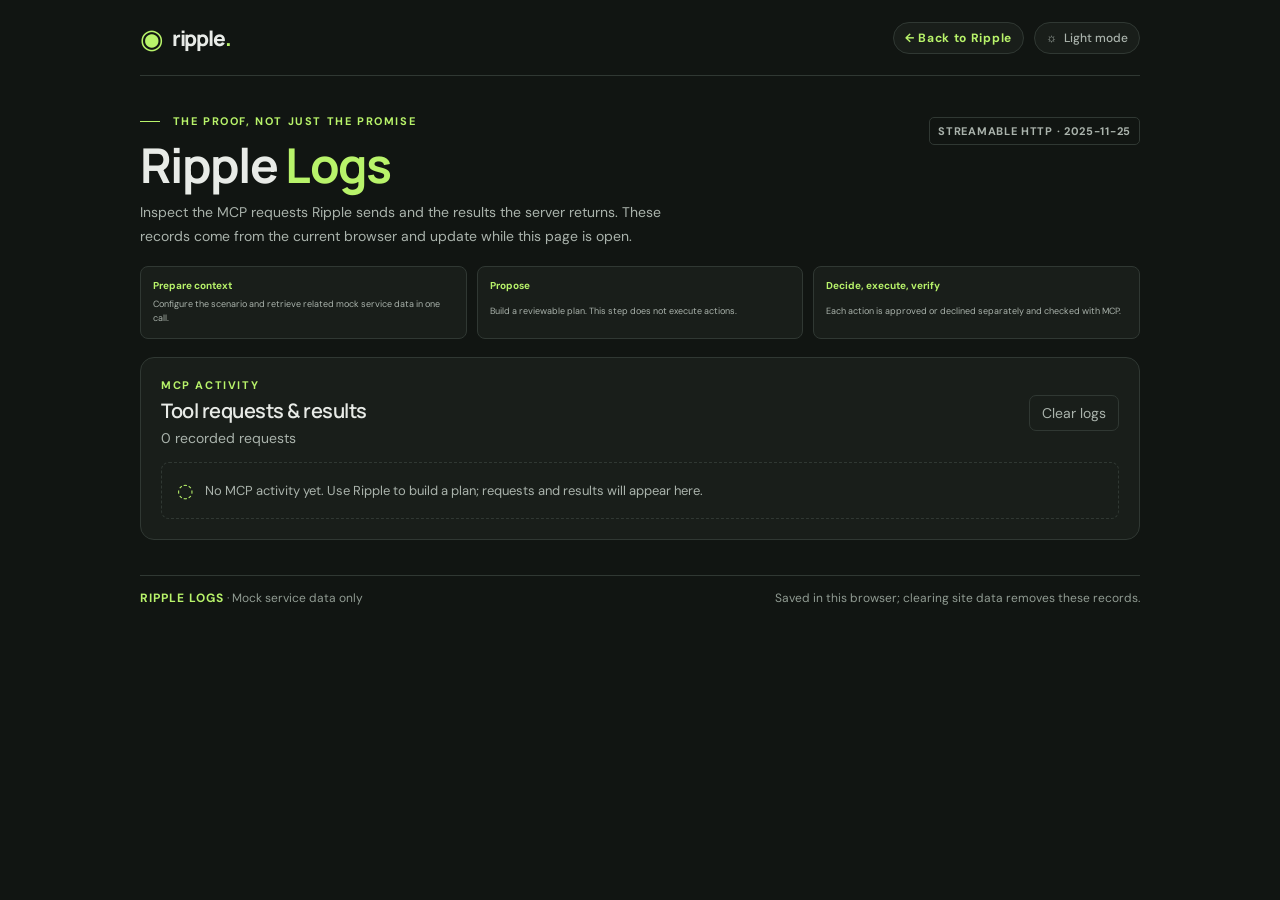
<file: logs.html>
<!doctype html>
<html lang="en">
  <head>
    <meta charset="UTF-8" />
    <meta name="viewport" content="width=device-width, initial-scale=1.0" />
    <meta name="theme-color" content="#111512" />
    <meta name="description" content="Inspect Ripple's MCP tool requests and results." />
    <title>Ripple Logs · MCP activity</title>
    <script>
      try {
        document.documentElement.dataset.theme =
          localStorage.getItem("ripple-theme-v1") === "light" ? "light" : "dark";
      } catch (error) {
        document.documentElement.dataset.theme = "dark";
      }
    </script>
    <link rel="preconnect" href="https://fonts.googleapis.com" />
    <link rel="preconnect" href="https://fonts.gstatic.com" crossorigin />
    <link href="https://fonts.googleapis.com/css2?family=DM+Sans:wght@400;500;600;700&family=Manrope:wght@400;500;600;700;800&display=swap" rel="stylesheet" />
    <link rel="stylesheet" href="styles.css?v=4" />
  </head>
  <body>
    <div class="app-shell logs-shell">
      <header class="topbar">
        <a class="brand" href="/" aria-label="Return to Ripple">
          <span class="brand-mark" aria-hidden="true">◉</span>
          <span>ripple<span class="brand-period">.</span></span>
        </a>
        <div class="topbar-status">
          <a class="logs-link" href="/">← Back to Ripple</a>
          <button class="theme-button" id="logs-theme-toggle" type="button" aria-label="Switch theme">☼ <span>Light mode</span></button>
        </div>
      </header>

      <main class="logs-main">
        <section class="logs-intro">
          <div>
            <p class="eyebrow"><span class="eyebrow-line"></span> THE PROOF, NOT JUST THE PROMISE</p>
            <h1>Ripple <span>Logs</span></h1>
            <p class="hero-description">Inspect the MCP requests Ripple sends and the results the server returns. These records come from the current browser and update while this page is open.</p>
          </div>
          <span class="protocol-tag">STREAMABLE HTTP · 2025-11-25</span>
        </section>

        <ol class="mcp-workflow">
          <li><strong>Prepare context</strong><span>Configure the scenario and retrieve related mock service data in one call.</span></li>
          <li><strong>Propose</strong><span>Build a reviewable plan. This step does not execute actions.</span></li>
          <li><strong>Decide, execute, verify</strong><span>Each action is approved or declined separately and checked with MCP.</span></li>
        </ol>

        <section class="logs-panel" aria-labelledby="logs-title">
          <div class="logs-toolbar">
            <div>
              <p class="eyebrow">MCP ACTIVITY</p>
              <h2 id="logs-title">Tool requests &amp; results</h2>
              <p class="section-subtitle" id="logs-count" aria-live="polite">Loading saved activity…</p>
            </div>
            <button class="quiet-button logs-clear" id="clear-logs" type="button">Clear logs</button>
          </div>
          <div class="logs-feedback" id="logs-feedback" role="status" aria-live="polite"></div>
          <div class="activity-feed" id="activity-feed" role="log" aria-live="polite">
            <div class="empty-activity"><span>◌</span><p>No MCP activity yet. Use Ripple to build a plan; requests and results will appear here.</p></div>
          </div>
        </section>

        <footer class="footer">
          <span><strong>RIPPLE LOGS</strong> · Mock service data only</span>
          <span>Saved in this browser; clearing site data removes these records.</span>
        </footer>
      </main>
    </div>
    <script src="logs.js?v=2"></script>
  </body>
</html>
</file>
<file: styles.css>
:root {
  color-scheme: dark;
  font-family: "DM Sans", sans-serif;
  color: #e8ebe7;
  background: #111512;
  font-synthesis: none;
  text-rendering: optimizeLegibility;
  --page: #111512;
  --panel: #191e1a;
  --panel-raised: #202622;
  --panel-soft: #222a24;
  --line: #303833;
  --ink: #e8ebe7;
  --muted: #aab3ac;
  --subtle: #909b92;
  --green: #b8f36a;
  --green-dark: #a3df5b;
  --green-ink: #202a18;
  --red: #ef8075;
  --amber: #e6ba6d;
}
html[data-theme="light"] {
  color-scheme: light;
  color: #212923;
  background: #f4f6f4;
  --page: #f4f6f4;
  --panel: #ffffff;
  --panel-raised: #f8faf8;
  --panel-soft: #edf2ed;
  --line: #dfe5df;
  --ink: #212923;
  --muted: #56645a;
  --subtle: #66746a;
  --green: #537d2e;
  --green-dark: #436b23;
  --green-ink: #fff;
  --red: #b8483e;
  --amber: #93681f;
}
* { box-sizing: border-box; }
body { margin: 0; min-width: 320px; min-height: 100vh; color: var(--ink); background: var(--page); transition: background .2s, color .2s; }
button, textarea { font: inherit; }
button { color: inherit; }
button:focus-visible, a:focus-visible, textarea:focus-visible, input:focus-visible { outline: 3px solid var(--green); outline-offset: 3px; }
button:disabled { cursor: wait; opacity: .58; }
[hidden] { display: none !important; }
.app-shell { width: min(1160px, 100% - 56px); margin: 0 auto; }
.topbar { display: flex; height: 76px; align-items: center; justify-content: space-between; border-bottom: 1px solid var(--line); }
.brand { display: inline-flex; align-items: center; gap: 9px; color: var(--ink); font: 800 21px Manrope, sans-serif; letter-spacing: -1.2px; text-decoration: none; }
.brand-mark { color: var(--green); font-size: 27px; }
.brand-period { color: var(--green); }
.topbar-status { display: flex; align-items: center; gap: 10px; }
.demo-pill, .mcp-status, .theme-button, .logs-link { display: inline-flex; min-height: 32px; align-items: center; gap: 7px; padding: 0 11px; border: 1px solid var(--line); border-radius: 30px; color: var(--muted); background: var(--panel); font-size: 9px; font-weight: 700; letter-spacing: .7px; }
.demo-pill > span, .status-dot, .alert-dot { width: 6px; height: 6px; flex: 0 0 6px; border-radius: 50%; background: var(--amber); }
.mcp-status, .theme-button, .logs-link { cursor: pointer; }
.logs-link { color: var(--green); text-decoration: none; }
.logs-link:hover { border-color: var(--green); background: var(--panel-raised); }
.theme-button { color: var(--muted); font-size: 11px; font-weight: 500; letter-spacing: 0; }
.mcp-status.connected { color: var(--green); border-color: color-mix(in srgb, var(--green), var(--line) 72%); }
.mcp-status.connected .status-dot { background: var(--green); }
.mcp-status.disconnected { color: var(--red); }
.mcp-status.disconnected .status-dot { background: var(--red); }
main { padding-top: 42px; }
.hero { display: grid; grid-template-columns: minmax(0, 1.1fr) minmax(0, .9fr); align-items: center; gap: clamp(22px, 4vw, 42px); padding: 14px 0 37px; }
.hero > * { min-width: 0; }
.eyebrow { margin: 0 0 11px; color: var(--green); font-size: 9px; font-weight: 700; letter-spacing: 1.6px; }
.eyebrow-line { display: inline-block; width: 20px; height: 1px; margin: 0 8px 3px 0; background: var(--green); }
h1, h2, h3, p { margin-top: 0; }
h1, h2, h3 { font-family: Manrope, sans-serif; }
h1 { margin-bottom: 14px; font-size: clamp(34px, 5vw, 54px); line-height: 1.08; letter-spacing: -.035em; overflow-wrap: anywhere; }
h1 > span { color: var(--green); }
.hero-description { max-width: 530px; margin: 0; color: var(--muted); font-size: 13px; line-height: 1.7; }
.flight-card { padding: 19px 21px 16px; border: 1px solid var(--line); border-radius: 12px; background: linear-gradient(135deg, var(--panel-raised), var(--panel)); box-shadow: 0 20px 70px #00000020; }
.scenario-preview { min-height: 0; padding: 22px 24px 18px; }
.scenario-preview h2 { margin: 23px 0 7px; font-size: 21px; letter-spacing: -.5px; }
.scenario-preview p { max-width: 390px; margin: 0; color: var(--muted); font-size: 12px; line-height: 1.65; }
.scenario-preview-note { display: flex; align-items: center; gap: 7px; margin-top: 18px; padding-top: 12px; border-top: 1px solid var(--line); color: var(--subtle); font-size: 9px; }
.scenario-preview-note > span { color: var(--green); font-size: 13px; }
.story-section { margin: 0 0 20px; padding: 22px; border: 1px solid var(--line); border-radius: 14px; background: linear-gradient(145deg, var(--panel-raised), var(--panel)); }
.story-heading { align-items: flex-start; margin-bottom: 17px; }
.story-heading h2 { font-size: clamp(19px, 2.7vw, 25px); letter-spacing: -.8px; }
.story-heading .section-subtitle { max-width: 560px; margin: 7px 0 0; }
.story-grid { display: grid; grid-template-columns: repeat(2, minmax(0, 1fr)); gap: 13px; }
.story-card { min-width: 0; overflow: hidden; border: 1px solid var(--line); border-radius: 10px; background: var(--panel); }
.story-copy { min-height: 151px; padding: 17px 18px 12px; }
.story-kicker { color: var(--green); font-size: 8px; font-weight: 700; letter-spacing: 1.2px; }
.story-copy h3 { margin: 9px 0 6px; font-size: clamp(15px, 1.8vw, 19px); letter-spacing: -.35px; }
.story-copy p { max-width: 460px; margin: 0; color: var(--muted); font-size: 10px; line-height: 1.65; }
.story-animation { display: block; width: 100%; height: auto; border-top: 1px solid var(--line); background: #151a17; }
.control-room { margin: 0 0 20px; padding: 18px; border: 1px solid var(--line); border-radius: 12px; background: var(--panel); }
.control-room > .section-heading { align-items: flex-start; }
.control-server-status { flex: 0 0 auto; padding: 6px 8px; border: 1px solid color-mix(in srgb, var(--green), var(--line) 70%); border-radius: 5px; color: var(--green); font-size: 8px; font-weight: 700; letter-spacing: .6px; }
.service-board { display: grid; grid-template-columns: repeat(4, minmax(0,1fr)); gap: 9px; margin-top: 14px; }
.service-module { min-width: 0; padding: 11px; border: 1px solid var(--line); border-radius: 8px; background: var(--panel-raised); }
.service-module.unavailable { opacity: .72; }
.service-module-heading { display: flex; justify-content: space-between; align-items: flex-start; gap: 7px; }
.service-module-heading strong { font-size: 10px; }
.module-status { flex: 0 0 auto; color: var(--green); font-size: 7px; font-weight: 700; letter-spacing: .45px; }
.module-status.offline, .module-status.no-tool { color: var(--red); }
.service-module > p { min-height: 27px; margin: 6px 0; color: var(--muted); font-size: 8px; line-height: 1.45; }
.module-tools { display: flex; flex-wrap: wrap; gap: 4px; min-height: 21px; }
.tool-chip { max-width: 100%; padding: 4px 5px; overflow: hidden; border: 1px solid var(--line); border-radius: 4px; color: var(--muted); font: 7px ui-monospace, monospace; text-overflow: ellipsis; white-space: nowrap; }
.tool-chip.missing { color: var(--subtle); font-family: inherit; }
.module-toggle { min-height: 27px; margin-top: 8px; padding: 0 7px; border: 1px solid var(--line); border-radius: 5px; color: var(--muted); background: var(--panel); font-size: 7px; cursor: pointer; }
.module-toggle:hover:not(:disabled) { border-color: var(--green); color: var(--green); }
.module-toggle:disabled { cursor: default; opacity: .5; }
.control-room-note { margin: 10px 0 0; color: var(--subtle); font-size: 8px; line-height: 1.5; }
.flight-top, .flight-bottom { display: flex; justify-content: space-between; align-items: center; }
.flight-label { color: var(--subtle); font-size: 8px; font-weight: 700; letter-spacing: 1px; }
.alert-pill { display: inline-flex; align-items: center; gap: 6px; padding: 5px 8px; border-radius: 20px; color: var(--red); background: color-mix(in srgb, var(--red), transparent 90%); font-size: 7px; font-weight: 700; letter-spacing: .8px; }
.alert-pill .alert-dot { background: var(--red); }
.route { display: grid; grid-template-columns: auto 1fr auto; align-items: center; gap: 18px; padding: 24px 0 18px; }
.route > div:last-child { text-align: right; }
.airport { display: block; font: 700 28px Manrope, sans-serif; letter-spacing: 1px; }
.city { display: block; margin-top: 3px; color: var(--muted); font-size: 9px; }
.route-line { position: relative; height: 1px; background: var(--line); }
.route-line > span { position: absolute; top: 50%; left: 50%; padding: 0 7px; color: var(--green); background: var(--panel-raised); font-size: 16px; transform: translate(-50%,-50%); }
.flight-bottom { padding-top: 11px; border-top: 1px solid var(--line); color: var(--muted); font-size: 9px; }
.flight-bottom strong { color: var(--ink); font-weight: 600; }
.workbench { padding: 22px; border: 1px solid var(--line); border-radius: 14px; background: var(--panel); }
.section-heading { display: flex; align-items: center; justify-content: space-between; gap: 16px; }
.section-heading .eyebrow { margin-bottom: 5px; font-size: 8px; }
.section-heading h2 { margin: 0; font-size: 18px; font-weight: 600; letter-spacing: -.5px; }
.quiet-button { padding: 7px 0 7px 8px; border: 0; color: var(--muted); background: transparent; font-size: 10px; cursor: pointer; }
.quiet-button:hover { color: var(--ink); }
.scenario-layout { display: grid; grid-template-columns: 1.05fr .95fr; gap: 15px; margin-top: 17px; }
.request-panel, .impact-panel { min-width: 0; padding: 17px; border: 1px solid var(--line); border-radius: 10px; background: var(--panel-raised); }
.panel-label { display: flex; align-items: center; gap: 10px; margin-bottom: 15px; }
.step-number { display: grid; width: 27px; height: 27px; flex: 0 0 27px; place-items: center; border-radius: 8px; color: var(--green); background: color-mix(in srgb, var(--green), transparent 90%); font: 600 10px Manrope, sans-serif; }
.panel-label strong, .panel-label span:last-child { display: block; }
.panel-label strong { margin-bottom: 3px; font: 600 11px Manrope, sans-serif; }
.panel-label div > span { color: var(--muted); font-size: 9px; }
.scenario-picker { display: flex; flex-wrap: wrap; gap: 6px; margin: -2px 0 12px; }
.scenario-choice { padding: 7px 9px; border: 1px solid var(--line); border-radius: 20px; color: var(--muted); background: transparent; font-size: 9px; cursor: pointer; }
.scenario-choice:hover, .scenario-choice.selected { border-color: var(--green); color: var(--green); background: color-mix(in srgb, var(--green), transparent 92%); }
.scenario-choice:focus-visible { outline: 2px solid var(--green); outline-offset: 2px; }
.scenario-settings { margin: 4px 0 12px; padding: 10px 11px; border: 1px solid var(--line); border-radius: 8px; color: var(--muted); background: var(--panel); font-size: 10px; }
.scenario-settings summary { color: var(--ink); font-weight: 600; cursor: pointer; }
.settings-grid { display: grid; grid-template-columns: 1fr 1fr; gap: 10px; margin-top: 12px; }
.non-pickup-settings { display: contents; }
.non-pickup-settings[hidden] { display: none; }
.pickup-settings { display: grid; grid-column: 1 / -1; grid-template-columns: 1fr 1fr; gap: 10px; }
.pickup-settings[hidden] { display: none; }
.settings-grid label { display: grid; gap: 5px; }
.settings-grid input[type="number"], .settings-grid select { width: 100%; min-height: 32px; padding: 5px 7px; border: 1px solid var(--line); border-radius: 6px; color: var(--ink); background: var(--page); font: inherit; }
.settings-grid .setting-check { display: flex; align-items: center; gap: 7px; }
.setting-check input { accent-color: var(--green); }
.scenario-settings > p { margin: 10px 0 0; color: var(--subtle); line-height: 1.5; }
#request-input { display: block; width: 100%; min-height: 87px; padding: 11px 12px; resize: vertical; border: 1px solid var(--line); border-radius: 7px; color: var(--ink); background: var(--page); font-size: 11px; line-height: 1.6; }
.request-actions { display: flex; align-items: center; justify-content: space-between; gap: 10px; margin-top: 10px; }
.primary-button, .mic-button { display: inline-flex; min-height: 38px; align-items: center; justify-content: center; gap: 9px; padding: 0 13px; border: 1px solid transparent; border-radius: 7px; font-size: 10px; font-weight: 700; cursor: pointer; transition: transform .15s, background .15s; }
.primary-button { color: var(--green-ink); background: var(--green); }
.primary-button:hover { transform: translateY(-1px); background: var(--green-dark); }
.mic-button { color: var(--muted); background: transparent; border-color: var(--line); }
.mic-button:hover, .mic-button.listening { color: var(--green); border-color: var(--green); }
.voice-note { min-height: 15px; margin: 9px 0 0; color: var(--subtle); font-size: 9px; line-height: 1.5; }
.constraint-note { display: flex; gap: 9px; margin-top: 14px; padding-top: 12px; border-top: 1px solid var(--line); color: var(--muted); font-size: 9px; line-height: 1.6; }
.constraint-note strong { color: var(--ink); font-weight: 600; }
.lock-icon { color: var(--green); font-size: 16px; }
.impact-list { display: grid; gap: 2px; }
.impact-item { display: grid; grid-template-columns: 30px minmax(0,1fr) auto; align-items: center; gap: 9px; padding: 9px 0; border-top: 1px solid var(--line); }
.impact-icon { display: grid; width: 27px; height: 27px; place-items: center; border-radius: 7px; font-size: 13px; }
.calendar-icon { color: #c395f2; background: #30243d; }
.delivery-icon { color: #e7b96a; background: #382f20; }
.travel-icon { color: #83bbef; background: #202f3b; }
.reservation-icon { color: #e9919d; background: #39252b; }
html[data-theme="light"] .calendar-icon { color: #7745a7; background: #f0e8f8; }
html[data-theme="light"] .delivery-icon { color: #805b16; background: #f8f0de; }
html[data-theme="light"] .travel-icon { color: #376f9f; background: #e8f0f8; }
html[data-theme="light"] .reservation-icon { color: #a94d5a; background: #f8e9eb; }
.impact-item strong, .impact-item small { display: block; }
.impact-item strong { font-size: 10px; font-weight: 600; }
.impact-item small { margin-top: 3px; color: var(--muted); font-size: 8px; }
.impact-state { color: var(--subtle); font-size: 7px; font-weight: 700; letter-spacing: .7px; }
.impact-item.complete .impact-state { color: var(--green); }
.impact-item.error .impact-state { color: var(--red); }
.pickup-options-panel { margin-top: 12px; padding: 13px; border: 1px solid color-mix(in srgb, var(--green), var(--line) 65%); border-radius: 8px; background: color-mix(in srgb, var(--green), var(--panel) 96%); }
.pickup-options-panel[hidden] { display: none; }
.pickup-options-panel .eyebrow { margin: 0 0 5px; color: var(--green); font-size: 7px; letter-spacing: .9px; }
.pickup-options-panel h3 { margin: 0; font: 600 12px Manrope, sans-serif; }
#pickup-risk-summary { margin: 6px 0 10px; color: var(--muted); font-size: 9px; line-height: 1.5; }
.pickup-recommendation { margin: 0 0 10px; padding: 10px 11px; border: 1px solid color-mix(in srgb, var(--green), var(--line) 58%); border-radius: 7px; background: color-mix(in srgb, var(--green), var(--panel) 93%); }
.pickup-recommendation-label { color: var(--green); font-size: 7px; font-weight: 700; letter-spacing: .8px; }
.pickup-recommendation p { margin: 5px 0 0; color: var(--ink); font-size: 9px; line-height: 1.5; }
.pickup-option-list { display: grid; gap: 7px; }
.pickup-option { display: grid; grid-template-columns: auto minmax(0,1fr) auto; align-items: center; gap: 9px; padding: 10px; border: 1px solid var(--line); border-radius: 7px; background: var(--panel); cursor: pointer; }
.pickup-option:has(input:checked) { border-color: var(--green); box-shadow: 0 0 0 1px color-mix(in srgb, var(--green), transparent 60%); }
.pickup-option.recommended { border-color: color-mix(in srgb, var(--green), var(--line) 45%); }
.pickup-option.unavailable { opacity: .62; cursor: not-allowed; }
.pickup-option input { accent-color: var(--green); }
.pickup-option-copy, .pickup-option-result { display: grid; gap: 3px; }
.pickup-option-copy strong, .pickup-option-result strong { font-size: 9px; }
.pickup-option-copy small, .pickup-option-result small { color: var(--muted); font-size: 8px; line-height: 1.45; }
.pickup-option-tag { width: fit-content; margin-top: 2px; padding: 3px 5px; border-radius: 4px; color: var(--green); background: color-mix(in srgb, var(--green), transparent 91%); font-size: 7px; font-weight: 700; letter-spacing: .25px; }
.pickup-option-result { justify-items: end; white-space: nowrap; }
.pickup-mock-note { margin: 8px 0; color: var(--subtle); font-size: 8px; line-height: 1.5; }
.pickup-options-panel .primary-button { width: 100%; }
.pickup-options-panel .primary-button:disabled { cursor: not-allowed; opacity: .55; }
.plan-section { margin-top: 33px; scroll-margin-top: 20px; }
.plan-heading { margin-bottom: 15px; align-items: flex-start; }
.section-subtitle { margin: 5px 0 0; color: var(--muted); font-size: 10px; }
.plan-priority { display: inline-block; margin-top: 8px; padding: 5px 7px; border-radius: 4px; color: var(--red); background: color-mix(in srgb, var(--red), transparent 90%); font-size: 7px; font-weight: 700; letter-spacing: .7px; }
.plan-priority[hidden] { display: none; }
.plan-priority[data-priority="watch"] { color: var(--amber); background: color-mix(in srgb, var(--amber), transparent 91%); }
.approval-required, .protocol-tag { flex: 0 0 auto; padding: 6px 8px; border: 1px solid color-mix(in srgb, var(--amber), var(--line) 65%); border-radius: 5px; color: var(--amber); font-size: 7px; font-weight: 700; letter-spacing: .7px; }
.plan-layout { display: grid; grid-template-columns: minmax(0,1fr) 255px; gap: 14px; align-items: start; }
.plan-actions { display: grid; gap: 8px; }
.plan-action { display: grid; grid-template-columns: minmax(0,1fr) auto; align-items: start; gap: 8px 11px; padding: 14px; border: 1px solid var(--line); border-radius: 9px; background: var(--panel); }
.service-label { display: block; margin-bottom: 4px; color: var(--green); font-size: 7px; font-weight: 700; letter-spacing: .9px; text-transform: uppercase; }
.plan-action h3 { margin: 0 0 4px; font-size: 12px; font-weight: 600; }
.plan-action-copy > p { margin: 3px 0 0; color: var(--muted); font-size: 9px; line-height: 1.55; }
.plan-action-copy > .action-impact { color: var(--subtle); font-size: 8px; }
.plan-action-copy > .action-metadata { color: var(--green); font-weight: 700; }
.action-status { align-self: start; padding: 5px 7px; border-radius: 5px; color: var(--amber); background: color-mix(in srgb, var(--amber), transparent 91%); font-size: 7px; font-weight: 700; letter-spacing: .5px; white-space: nowrap; }
.action-status.verified { color: var(--green); background: color-mix(in srgb, var(--green), transparent 90%); }
.action-status.failed { color: var(--red); background: color-mix(in srgb, var(--red), transparent 90%); }
.action-status.declined { color: var(--muted); background: var(--panel-soft); }
.action-decisions { display: flex; flex-wrap: wrap; grid-column: 1 / -1; gap: 8px; padding-top: 8px; border-top: 1px solid var(--line); }
.action-decisions button { min-width: 94px; min-height: 32px; padding: 0 11px; border: 1px solid var(--line); border-radius: 6px; font-size: 9px; font-weight: 700; cursor: pointer; }
.action-approve { color: var(--green-ink); background: var(--green); }
.action-decline { color: var(--muted); background: var(--panel-raised); }
.action-decisions button:hover:not(:disabled) { filter: brightness(1.08); }
.action-decisions button:disabled { cursor: default; opacity: .6; }
.constraints-panel { padding: 16px; border: 1px solid var(--line); border-radius: 9px; background: var(--panel); }
.constraints-panel .eyebrow { margin-bottom: 12px; font-size: 7px; }
.constraints-panel ul { display: grid; gap: 10px; margin: 0; padding: 0; list-style: none; }
.constraints-panel li { display: flex; align-items: flex-start; gap: 8px; color: var(--muted); font-size: 9px; line-height: 1.5; }
.constraint-check { color: var(--green); }
.mock-disclaimer { margin: 14px 0; padding-top: 12px; border-top: 1px solid var(--line); color: var(--subtle); font-size: 8px; line-height: 1.6; }
.decision-hint { margin: 14px 0 0; padding-top: 12px; border-top: 1px solid var(--line); color: var(--muted); font-size: 9px; line-height: 1.6; }
.plan-blockers { display: grid; gap: 6px; margin-top: 12px; }
.plan-blockers p, .impact-map-blocker { margin: 0; padding: 9px 11px; border: 1px solid color-mix(in srgb, var(--amber), var(--line) 65%); border-radius: 6px; color: var(--amber); background: color-mix(in srgb, var(--amber), transparent 94%); font-size: 9px; line-height: 1.5; }
.impact-map { margin-top: 14px; padding: 15px; border: 1px solid var(--line); border-radius: 9px; background: var(--panel); }
.impact-map-heading { display: flex; align-items: flex-start; justify-content: space-between; gap: 12px; margin-bottom: 11px; }
.impact-map-heading .eyebrow { margin-bottom: 4px; font-size: 7px; }
.impact-map-heading h3 { margin: 0; font-size: 12px; }
.impact-map-heading > span { color: var(--subtle); font-size: 8px; }
.impact-map-flow { display: grid; gap: 6px; }
.impact-map-flow > p { margin: 0; color: var(--muted); font-size: 9px; }
.impact-map-row { display: grid; grid-template-columns: minmax(105px,.65fr) 20px minmax(150px,1.5fr) auto; align-items: center; gap: 8px; padding: 8px 10px; border: 1px solid var(--line); border-radius: 6px; background: var(--panel-raised); }
.impact-map-source { color: var(--muted); font-size: 8px; }
.impact-map-connector { color: var(--green); text-align: center; }
.impact-map-action { font-size: 9px; font-weight: 600; }
.impact-map-outcome { color: var(--amber); font-size: 7px; font-weight: 700; letter-spacing: .4px; white-space: nowrap; }
.impact-map-outcome[data-status="verified"] { color: var(--green); }
.impact-map-outcome[data-status="declined"] { color: var(--muted); }
.impact-map-outcome[data-status="failed"] { color: var(--red); }
.action-recovery { color: var(--amber); background: color-mix(in srgb, var(--amber), transparent 92%); }
.execution-summary { margin-top: 12px; padding: 12px 14px; border: 1px solid var(--line); border-radius: 8px; color: var(--muted); background: var(--panel); font-size: 10px; line-height: 1.6; }
.no-actions { padding: 25px; border: 1px solid var(--line); border-radius: 9px; color: var(--muted); background: var(--panel); font-size: 11px; text-align: center; }
.protocol-tag { border-color: var(--line); color: var(--muted); }
.activity-feed { display: grid; gap: 7px; }
.mcp-workflow { display: grid; grid-template-columns: repeat(3, 1fr); gap: 10px; margin: 16px 0; padding: 0; list-style: none; }
.mcp-workflow li { display: grid; gap: 6px; padding: 12px; border: 1px solid var(--line); border-radius: 8px; background: var(--panel); }
.mcp-workflow strong { color: var(--green); font-size: 10px; }
.mcp-workflow span { color: var(--muted); font-size: 9px; line-height: 1.55; }
.empty-activity { display: flex; align-items: center; gap: 11px; padding: 15px; border: 1px dashed var(--line); border-radius: 8px; color: var(--muted); }
.empty-activity > span { color: var(--green); font-size: 19px; }
.empty-activity p { margin: 0; font-size: 9px; line-height: 1.5; }
.activity-entry { padding: 10px 12px; border: 1px solid var(--line); border-radius: 7px; background: var(--panel); }
.activity-entry.failed { border-color: color-mix(in srgb, var(--red), var(--line) 50%); }
.activity-entry-heading { display: flex; justify-content: space-between; gap: 10px; }
.activity-entry-heading strong { color: var(--green); font: 600 9px ui-monospace, monospace; }
.activity-entry-heading span { color: var(--subtle); font-size: 7px; font-weight: 700; letter-spacing: .7px; }
.activity-entry-meta { display: flex; align-items: flex-start; justify-content: space-between; gap: 14px; }
.activity-entry-meta time { flex: 0 0 auto; margin-top: 5px; color: var(--subtle); font-size: 8px; }
.activity-purpose { margin: 5px 0 0; color: var(--muted); font-size: 9px; line-height: 1.5; }
.activity-entry.failed .activity-entry-heading strong, .activity-entry.failed .activity-entry-heading span { color: var(--red); }
.activity-entry details { margin-top: 7px; }
.activity-entry summary { color: var(--muted); font-size: 8px; cursor: pointer; }
.activity-entry pre { max-height: 260px; margin: 9px 0 0; padding: 10px; overflow: auto; border-radius: 5px; color: var(--muted); background: var(--page); font: 8px/1.6 ui-monospace, monospace; white-space: pre-wrap; overflow-wrap: anywhere; }
.logs-shell { max-width: 1000px; }
.logs-main { padding-top: 38px; }
.logs-intro { display: flex; align-items: flex-start; justify-content: space-between; gap: 24px; margin-bottom: 18px; }
.logs-intro > div { max-width: 650px; min-width: 0; }
.logs-intro h1 { margin: 0 0 10px; font-size: clamp(34px, 5vw, 48px); }
.logs-intro h1 span { color: var(--green); }
.logs-intro .protocol-tag { margin-top: 3px; }
.logs-main .mcp-workflow { margin: 0 0 18px; }
.logs-panel { padding: 20px; border: 1px solid var(--line); border-radius: 14px; background: var(--panel); }
.logs-toolbar { display: flex; align-items: center; justify-content: space-between; gap: 16px; margin-bottom: 15px; }
.logs-toolbar h2 { margin: 0; font: 600 20px Manrope, sans-serif; letter-spacing: -.5px; }
.logs-toolbar .eyebrow { margin-bottom: 5px; }
.logs-clear { flex: 0 0 auto; padding: 8px 12px; border: 1px solid var(--line); border-radius: 7px; }
.logs-feedback { min-height: 0; margin-bottom: 8px; color: var(--amber); font-size: 10px; }
.logs-feedback:empty { display: none; }
.logs-panel .activity-feed { gap: 9px; }
.logs-panel .activity-entry { padding: 14px 16px; border-radius: 9px; }
.logs-panel .activity-entry-heading strong { font-size: 11px; }
.logs-panel .activity-entry-heading span { font-size: 8px; }
.logs-panel .activity-purpose { font-size: 10px; }
.logs-panel .activity-entry summary { font-size: 9px; }
.logs-panel .activity-entry pre { max-height: 420px; padding: 14px; font-size: 10px; }
.logs-panel .empty-activity p { font-size: 11px; }
.footer { display: flex; justify-content: space-between; gap: 14px; margin: 35px 0 20px; padding-top: 14px; border-top: 1px solid var(--line); color: var(--subtle); font-size: 8px; }
.footer strong { color: var(--green); letter-spacing: 1px; }
.sr-only { position: absolute; width: 1px; height: 1px; padding: 0; margin: -1px; overflow: hidden; clip: rect(0,0,0,0); white-space: nowrap; border: 0; }
@media (max-width: 1024px) {
  .hero { grid-template-columns: 1fr; gap: 22px; }
  .service-board { grid-template-columns: repeat(2, minmax(0,1fr)); }
  .scenario-layout { grid-template-columns: 1fr; }
  .mcp-workflow { grid-template-columns: 1fr; }
  .plan-layout { grid-template-columns: minmax(0,1fr) 220px; }
}
@media (max-width: 600px) {
  .app-shell { width: min(100% - 30px, 520px); }
  .topbar { height: 62px; }
  .demo-pill { display: none; }
  .topbar-status { gap: 6px; }
  .mcp-status { padding: 0 8px; font-size: 7px; }
  .logs-link { padding: 0 8px; font-size: 8px; }
  .theme-button { padding: 0 8px; font-size: 10px; }
  .theme-button span { display: none; }
  main { padding-top: 26px; }
  .hero { gap: 19px; padding: 10px 0 25px; }
  h1 { font-size: clamp(28px, 8vw, 36px); }
  .hero-description { font-size: 11px; }
  .flight-card { padding: 17px 16px; }
  .scenario-preview h2 { margin-top: 19px; }
  .scenario-preview-note { margin-top: 13px; }
  .story-section { padding: 15px; }
  .story-grid { grid-template-columns: 1fr; gap: 10px; }
  .story-copy { min-height: auto; padding: 15px; }
  .story-copy h3 { font-size: 17px; }
  .workbench { padding: 15px; }
  .control-room { padding: 14px; }
  .service-board { grid-template-columns: 1fr 1fr; }
  .section-heading h2 { font-size: 16px; }
  .request-panel, .impact-panel { padding: 13px; }
  .request-actions { align-items: stretch; }
  .primary-button, .mic-button { padding: 0 9px; font-size: 9px; }
  .plan-layout { grid-template-columns: 1fr; }
  .settings-grid { grid-template-columns: 1fr; }
  .pickup-settings { grid-column: 1; grid-template-columns: 1fr; }
  .pickup-option { grid-template-columns: auto minmax(0,1fr); }
  .pickup-option-result { grid-column: 2; justify-items: start; }
  .constraints-panel { order: -1; }
  .plan-action { grid-template-columns: minmax(0,1fr) auto; gap: 8px; padding: 12px; }
  .action-status { grid-column: 2; grid-row: 1; justify-self: end; }
  .impact-map-row { grid-template-columns: 1fr auto; gap: 6px; }
  .impact-map-connector { display: none; }
  .impact-map-action { grid-column: 1; }
  .impact-map-outcome { grid-column: 2; grid-row: 1 / span 2; }
  .plan-heading { align-items: flex-start; }
  .approval-required { max-width: 92px; text-align: center; line-height: 1.4; }
  .protocol-tag { max-width: 125px; text-align: center; line-height: 1.4; }
  .logs-intro { flex-direction: column; gap: 12px; }
  .logs-panel { padding: 14px; }
  .logs-toolbar { align-items: flex-start; }
  .activity-entry-meta { flex-direction: column; gap: 0; }
  .footer { flex-direction: column; line-height: 1.5; }
}
@media (prefers-reduced-motion: reduce) {
  *, *::before, *::after { scroll-behavior: auto !important; animation-duration: .01ms !important; animation-iteration-count: 1 !important; transition-duration: .01ms !important; }
}

body { font-size: 15px; }
.demo-pill, .mcp-status, .theme-button, .logs-link { font-size: 12px; }
.eyebrow, .section-heading .eyebrow, .story-kicker, .flight-label { font-size: 11px; }
.scenario-preview p, .hero-description, .section-subtitle, .story-copy p { font-size: 14px; }
.scenario-preview-note, .control-room-note, .scenario-settings, .settings-grid, .scenario-settings > p,
.panel-label div > span, .voice-note, .constraint-note, .impact-item small, .pickup-mock-note,
.plan-action-copy > p, .constraints-panel li, .decision-hint, .plan-blockers p, .impact-map-blocker,
.impact-map-flow > p, .execution-summary { font-size: 13px; }
.story-copy { min-height: 170px; }
.control-server-status, .module-status, .flight-bottom, .city, .alert-pill, .plan-priority,
.approval-required, .protocol-tag, .service-label, .action-status, .impact-state,
.pickup-recommendation-label, .pickup-option-tag, .impact-map-outcome { font-size: 11px; }
.service-module-heading strong, .impact-item strong, .pickup-option-copy strong,
.plan-action h3, .impact-map-heading h3 { font-size: 14px; }
.service-module > p, .tool-chip, .module-toggle, .impact-map-heading > span,
.impact-map-source, .impact-map-action, .pickup-option-copy small, .pickup-option-result small,
.plan-action-copy > .action-impact, .mock-disclaimer { font-size: 12px; }
.tool-chip { font-family: ui-monospace, monospace; }
.module-toggle { min-height: 34px; padding-inline: 9px; }
.control-room-note { color: var(--muted); }
.service-module.unavailable { opacity: .88; }
.workbench, .control-room, .story-section { padding: 24px; }
.section-heading h2, .story-heading h2 { font-size: clamp(21px, 2.4vw, 27px); }
.quiet-button, .scenario-choice, .settings-grid input[type="number"],
.settings-grid select, #request-input, .primary-button, .mic-button,
.action-decisions button, .logs-clear { font-size: 14px; }
.panel-label strong { font-size: 15px; }
.step-number { font-size: 12px; }
.scenario-choice { padding: 9px 12px; }
.settings-grid input[type="number"], .settings-grid select { min-height: 40px; }
#request-input { min-height: 110px; line-height: 1.65; }
.primary-button, .mic-button { min-height: 44px; }
.voice-note { min-height: 20px; }
.impact-item { padding-block: 12px; }
.impact-item strong { font-weight: 700; }
.pickup-options-panel h3 { font-size: 18px; }
#pickup-risk-summary, .pickup-recommendation p, .pickup-option-result strong,
.constraints-panel .eyebrow, .impact-map-heading .eyebrow { font-size: 13px; }
.pickup-option { padding: 13px; }
.plan-layout { grid-template-columns: minmax(0, 1fr) 290px; }
.plan-action { padding: 17px; }
.constraints-panel { padding: 19px; }
.constraints-panel .eyebrow { margin-bottom: 15px; }
.mock-disclaimer { line-height: 1.6; }
.impact-map { padding: 18px; }
.impact-map-row { padding: 11px 13px; }
.logs-panel .activity-entry-heading strong { font-size: 14px; }
.logs-panel .activity-entry-heading span, .logs-panel .activity-entry summary,
.logs-panel .activity-purpose, .logs-panel .activity-entry pre,
.logs-panel .empty-activity p { font-size: 13px; }
.logs-feedback { font-size: 13px; }
.footer { font-size: 12px; }
.pickup-recommendation .pickup-tradeoff { margin-top: 8px; padding-top: 8px; border-top: 1px solid var(--line); color: var(--muted); font-size: 13px; }
@media (max-width: 600px) {
  .story-section, .workbench { padding: 15px; }
  .control-room { padding: 14px; }
  .control-room > .section-heading { flex-direction: column; }
  .service-board { grid-template-columns: 1fr; }
  .module-status { white-space: normal; text-align: left; }
  .tool-chip { white-space: normal; overflow-wrap: anywhere; }
  .mcp-status, .logs-link, .theme-button { font-size: 11px; }
  .hero-description { font-size: 14px; }
  .section-heading h2, .story-heading h2 { font-size: 21px; }
  .scenario-choice { font-size: 13px; }
  .primary-button, .mic-button { font-size: 12px; }
  .pickup-option { gap: 8px; }
  .pickup-option-result strong { font-size: 13px; }
  .plan-layout { grid-template-columns: 1fr; }
  .action-decisions button { font-size: 13px; }
}
</file>
